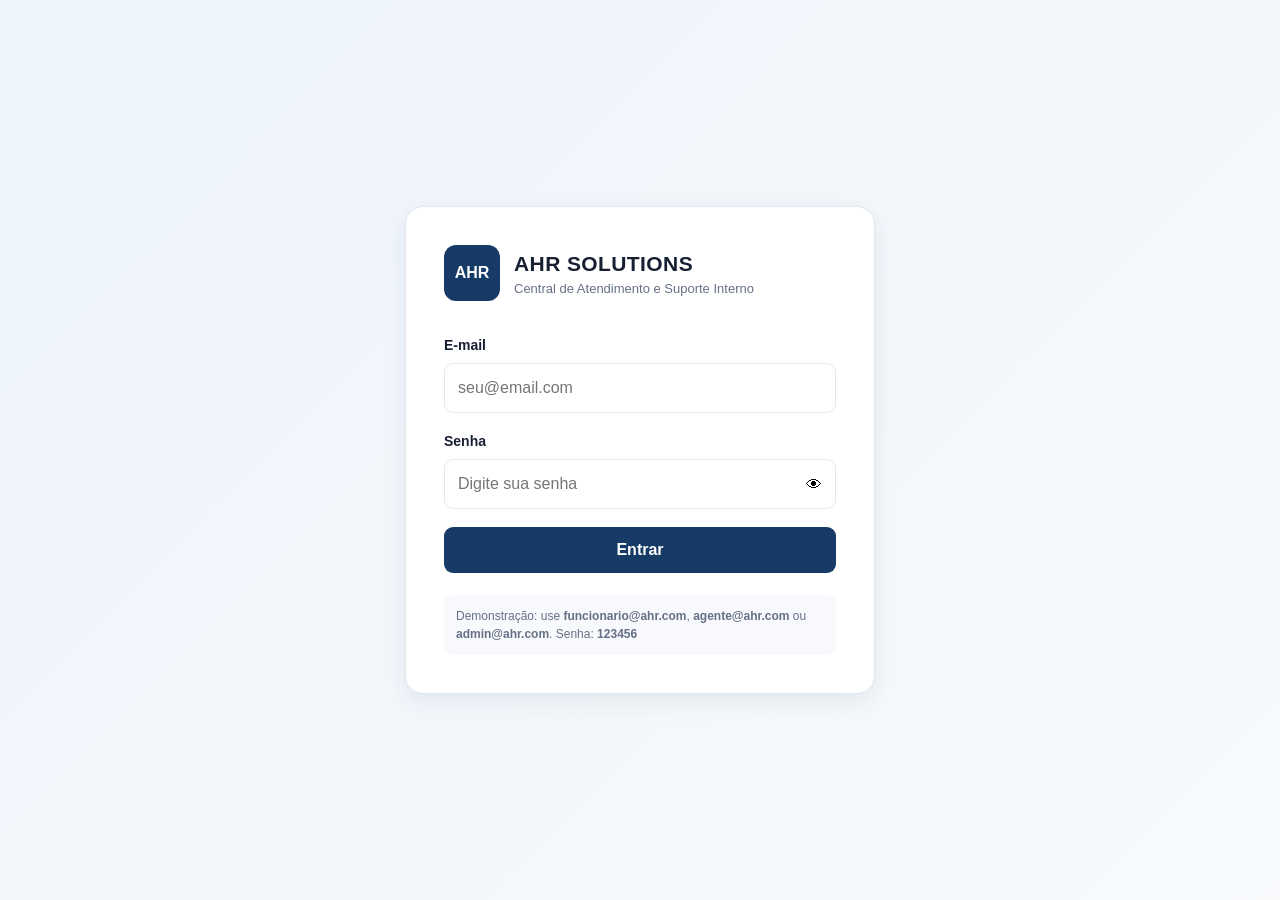
<file: AHR-Solutions/index.html>
<!DOCTYPE html>
<html lang="pt-BR">
<head>
  <meta charset="UTF-8">
  <meta name="viewport" content="width=device-width, initial-scale=1.0">
  <title>AHR Solutions | Login</title>
  <link rel="stylesheet" href="css/style.css">
  <link rel="stylesheet" href="css/responsive.css">
</head>
<body class="login-page">
  <main class="login-container">
    <section class="login-card">
      <div class="brand">
        <div class="brand-mark">AHR</div>
        <div>
          <h1>AHR SOLUTIONS</h1>
          <p>Central de Atendimento e Suporte Interno</p>
        </div>
      </div>

      <form id="loginForm" class="form">
        <div class="form-group">
          <label for="email">E-mail</label>
          <input type="email" id="email" placeholder="seu@email.com" required>
        </div>

        <div class="form-group">
          <label for="password">Senha</label>
          <div class="password-field">
            <input type="password" id="password" placeholder="Digite sua senha" required>
            <button type="button" class="password-toggle" id="togglePassword" aria-label="Mostrar senha">👁</button>
          </div>
        </div>

        <p id="loginError" class="form-error hidden">E-mail ou senha incorretos.</p>
        <button type="submit" class="btn btn-primary btn-full">Entrar</button>
      </form>

      <p class="demo-hint">
        Demonstração: use <strong>funcionario@ahr.com</strong>,
        <strong>agente@ahr.com</strong> ou <strong>admin@ahr.com</strong>.
        Senha: <strong>123456</strong>
      </p>
    </section>
  </main>
  <script src="js/app.js"></script>
  <script src="js/login.js"></script>
</body>
</html>
</file>
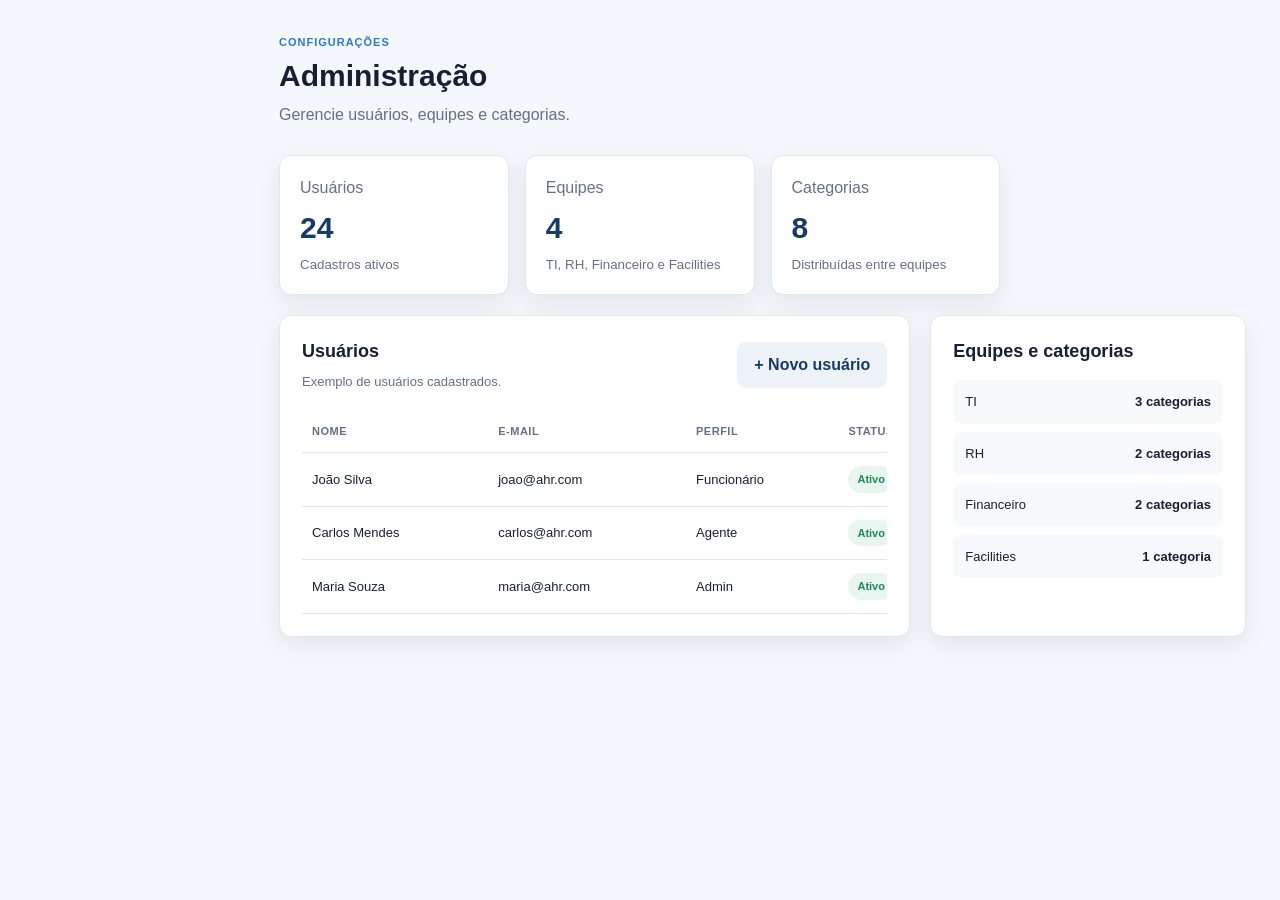
<file: AHR-Solutions/admin.html>
<!DOCTYPE html>
<html lang="pt-BR">
<head>
  <meta charset="UTF-8"><meta name="viewport" content="width=device-width, initial-scale=1.0">
  <title>AHR Solutions | Administração</title>
  <link rel="stylesheet" href="css/style.css"><link rel="stylesheet" href="css/responsive.css">
</head>
<body>
  <div id="appShell"></div>
  <main class="main-content">
    <header class="page-header"><div><p class="eyebrow">Configurações</p><h1>Administração</h1><p>Gerencie usuários, equipes e categorias.</p></div></header>
    <section class="stats-grid admin-stats">
      <article class="stat-card"><span>Usuários</span><strong>24</strong><small>Cadastros ativos</small></article>
      <article class="stat-card"><span>Equipes</span><strong>4</strong><small>TI, RH, Financeiro e Facilities</small></article>
      <article class="stat-card"><span>Categorias</span><strong>8</strong><small>Distribuídas entre equipes</small></article>
    </section>
    <section class="content-grid">
      <article class="card"><div class="section-heading"><div><h2>Usuários</h2><p>Exemplo de usuários cadastrados.</p></div><button class="btn btn-secondary" type="button">+ Novo usuário</button></div><div class="table-wrap"><table><thead><tr><th>Nome</th><th>E-mail</th><th>Perfil</th><th>Status</th></tr></thead><tbody><tr><td>João Silva</td><td>joao@ahr.com</td><td>Funcionário</td><td><span class="badge badge-success">Ativo</span></td></tr><tr><td>Carlos Mendes</td><td>carlos@ahr.com</td><td>Agente</td><td><span class="badge badge-success">Ativo</span></td></tr><tr><td>Maria Souza</td><td>maria@ahr.com</td><td>Admin</td><td><span class="badge badge-success">Ativo</span></td></tr></tbody></table></div></article>
      <article class="card"><h2>Equipes e categorias</h2><ul class="simple-list"><li><span>TI</span><strong>3 categorias</strong></li><li><span>RH</span><strong>2 categorias</strong></li><li><span>Financeiro</span><strong>2 categorias</strong></li><li><span>Facilities</span><strong>1 categoria</strong></li></ul></article>
    </section>
  </main>
  <script src="js/app.js"></script><script>requireLogin(); renderShell('admin');</script>
</body>
</html>
</file>
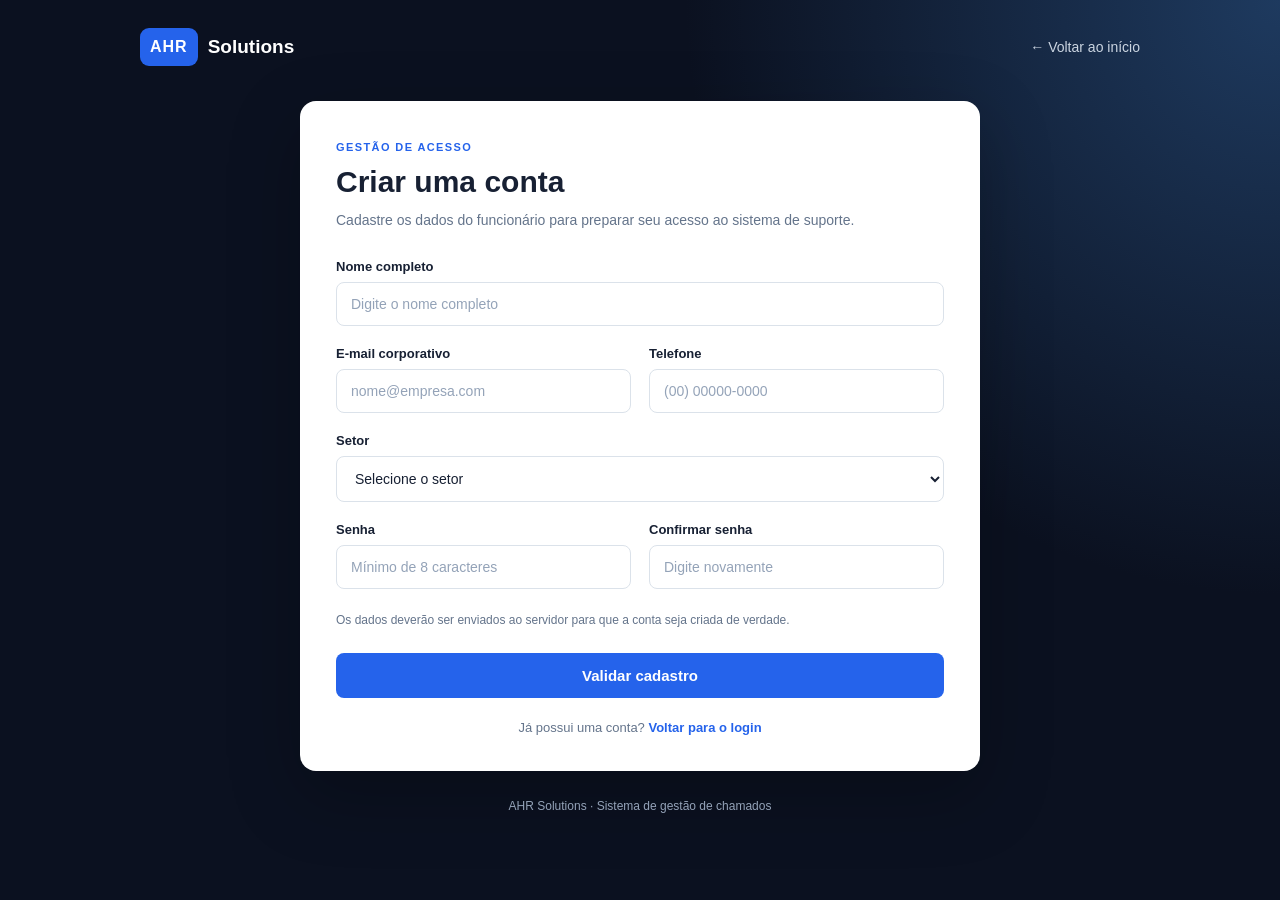
<file: AHR-Solutions/cadastro.html>
<!DOCTYPE html>
<html lang="pt-BR">
<head>
    <meta charset="UTF-8">
    <meta name="viewport" content="width=device-width, initial-scale=1.0">

    <title>Cadastro de Usuário | AHR Solutions</title>

    <!-- Estilos exclusivos da tela de cadastro -->
    <link rel="stylesheet" href="css/cadastro.css">

    <!-- Comportamento e validações do formulário -->
    <script src="js/cadastro.js" defer></script>
</head>

<body>
    <main class="pagina-cadastro">

        <header class="cabecalho">
            <a class="marca" href="index.html" aria-label="AHR Solutions - Início">
                <span class="marca-icone">AHR</span>
                <span class="marca-nome">Solutions</span>
            </a>

            <a class="link-voltar" href="index.html">
                ← Voltar ao início
            </a>
        </header>

        <!-- Área principal do formulário -->
        <section class="cartao-cadastro">

            <div class="introducao">
                <span class="etiqueta">GESTÃO DE ACESSO</span>

                <h1>Criar uma conta</h1>

                <p>
                    Cadastre os dados do funcionário para preparar
                    seu acesso ao sistema de suporte.
                </p>
            </div>

            <!-- Mensagens de sucesso ou erro -->
            <div
                id="mensagem"
                class="mensagem"
                role="status"
                aria-live="polite"
                hidden
            ></div>

            <form id="formCadastro">

                <div class="grupo-campo">
                    <label for="nome">Nome completo</label>
                    <input
                        type="text"
                        id="nome"
                        name="nome"
                        placeholder="Digite o nome completo"
                        autocomplete="name"
                        minlength="3"
                        maxlength="100"
                        required
                    >
                </div>

                <div class="linha-campos">
                    <div class="grupo-campo">
                        <label for="email">E-mail corporativo</label>
                        <input
                            type="email"
                            id="email"
                            name="email"
                            placeholder="nome@empresa.com"
                            autocomplete="email"
                            maxlength="150"
                            required
                        >
                    </div>

                    <div class="grupo-campo">
                        <label for="telefone">Telefone</label>
                        <input
                            type="tel"
                            id="telefone"
                            name="telefone"
                            placeholder="(00) 00000-0000"
                            autocomplete="tel"
                            maxlength="20"
                            required
                        >
                    </div>
                </div>

                <div class="grupo-campo">
                    <label for="setor">Setor</label>
                    <select id="setor" name="setor" required>
                        <option value="">Selecione o setor</option>
                        <option value="TI">Tecnologia da Informação</option>
                        <option value="RH">Recursos Humanos</option>
                        <option value="Financeiro">Financeiro</option>
                        <option value="Administrativo">Administrativo</option>
                        <option value="Atendimento">Atendimento</option>
                        <option value="Outro">Outro</option>
                    </select>
                </div>

                <div class="linha-campos">
                    <div class="grupo-campo">
                        <label for="senha">Senha</label>
                        <input
                            type="password"
                            id="senha"
                            name="senha"
                            placeholder="Mínimo de 8 caracteres"
                            autocomplete="new-password"
                            minlength="8"
                            maxlength="72"
                            required
                        >
                    </div>

                    <div class="grupo-campo">
                        <label for="confirmarSenha">Confirmar senha</label>
                        <input
                            type="password"
                            id="confirmarSenha"
                            name="confirmarSenha"
                            placeholder="Digite novamente"
                            autocomplete="new-password"
                            minlength="8"
                            maxlength="72"
                            required
                        >
                    </div>
                </div>

                <p class="aviso-seguranca">
                    Os dados deverão ser enviados ao servidor para
                    que a conta seja criada de verdade.
                </p>

                <button type="submit" id="botaoCadastrar">
                    Validar cadastro
                </button>

                <p class="rodape-formulario">
                    Já possui uma conta?
                    <a href="index.html">Voltar para o login</a>
                </p>

            </form>
        </section>

        <footer class="rodape">
            AHR Solutions · Sistema de gestão de chamados
        </footer>

    </main>
</body>
</html>
</file>
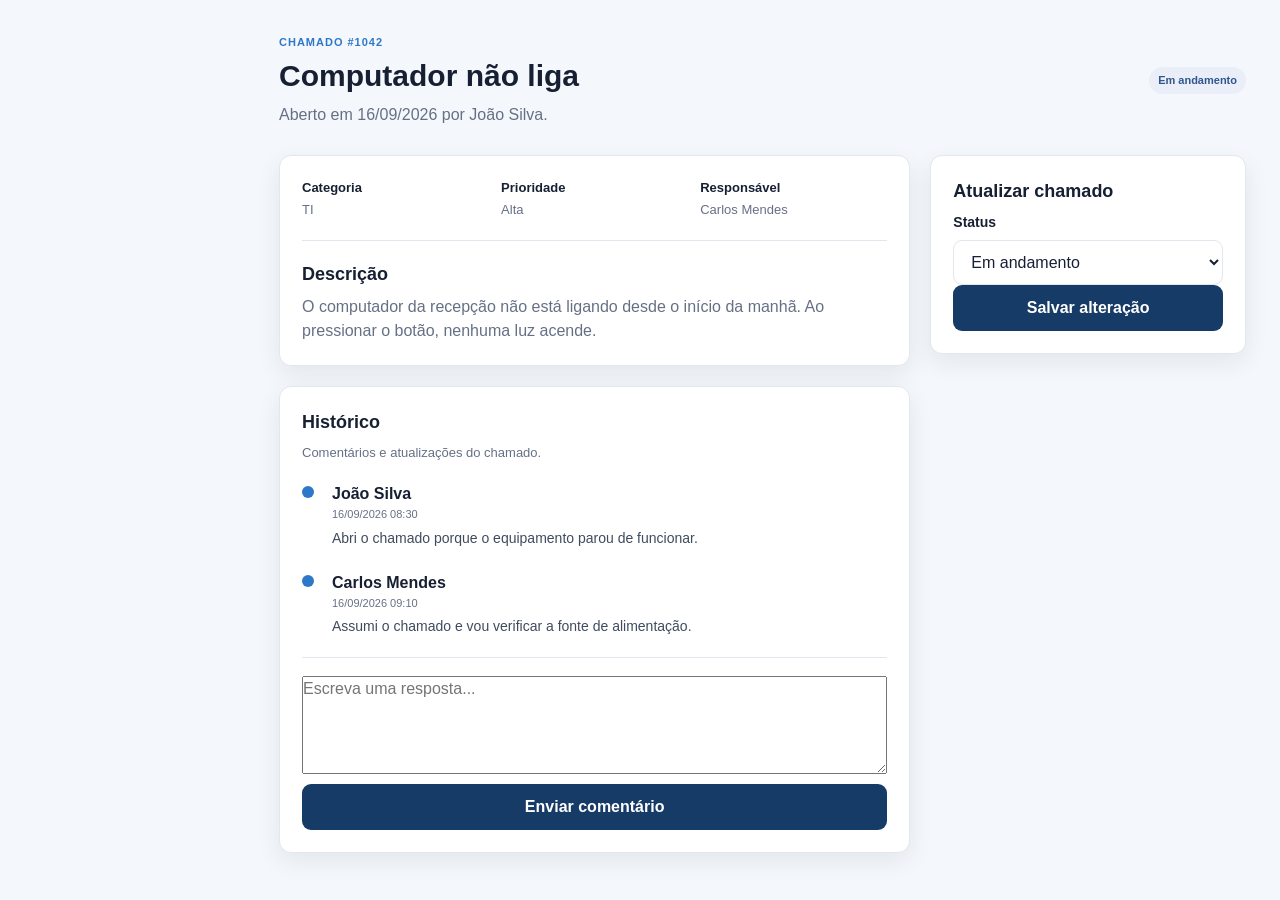
<file: AHR-Solutions/chamado.html>
<!DOCTYPE html>
<html lang="pt-BR">
<head>
  <meta charset="UTF-8"><meta name="viewport" content="width=device-width, initial-scale=1.0">
  <title>AHR Solutions | Detalhe do Chamado</title>
  <link rel="stylesheet" href="css/style.css"><link rel="stylesheet" href="css/responsive.css">
</head>
<body>
  <div id="appShell"></div>
  <main class="main-content">
    <header class="page-header"><div><p class="eyebrow">Chamado #1042</p><h1>Computador não liga</h1><p>Aberto em 16/09/2026 por João Silva.</p></div><span class="badge badge-progress">Em andamento</span></header>
    <section class="content-grid detail-grid">
      <div>
        <article class="card">
          <div class="ticket-meta"><span><strong>Categoria</strong> TI</span><span><strong>Prioridade</strong> Alta</span><span><strong>Responsável</strong> Carlos Mendes</span></div>
          <h2>Descrição</h2><p>O computador da recepção não está ligando desde o início da manhã. Ao pressionar o botão, nenhuma luz acende.</p>
        </article>
        <article class="card">
          <div class="section-heading"><div><h2>Histórico</h2><p>Comentários e atualizações do chamado.</p></div></div>
          <div class="timeline">
            <div class="timeline-item"><span class="timeline-dot"></span><div><strong>João Silva</strong><small>16/09/2026 08:30</small><p>Abri o chamado porque o equipamento parou de funcionar.</p></div></div>
            <div class="timeline-item"><span class="timeline-dot"></span><div><strong>Carlos Mendes</strong><small>16/09/2026 09:10</small><p>Assumi o chamado e vou verificar a fonte de alimentação.</p></div></div>
          </div>
          <form id="commentForm" class="comment-form"><textarea id="comment" rows="4" placeholder="Escreva uma resposta..."></textarea><button class="btn btn-primary">Enviar comentário</button></form>
        </article>
      </div>
      <aside class="card">
        <h2>Atualizar chamado</h2>
        <div class="form-group"><label for="status">Status</label><select id="status"><option>Aberto</option><option>Em análise</option><option selected>Em andamento</option><option>Aguardando solicitante</option><option>Resolvido</option><option>Fechado</option></select></div>
        <button id="saveStatus" class="btn btn-primary btn-full">Salvar alteração</button>
        <p id="statusMessage" class="success-message hidden">Status atualizado.</p>
      </aside>
    </section>
  </main>
  <script src="js/app.js"></script><script src="js/chamado.js"></script>
</body>
</html>
</file>
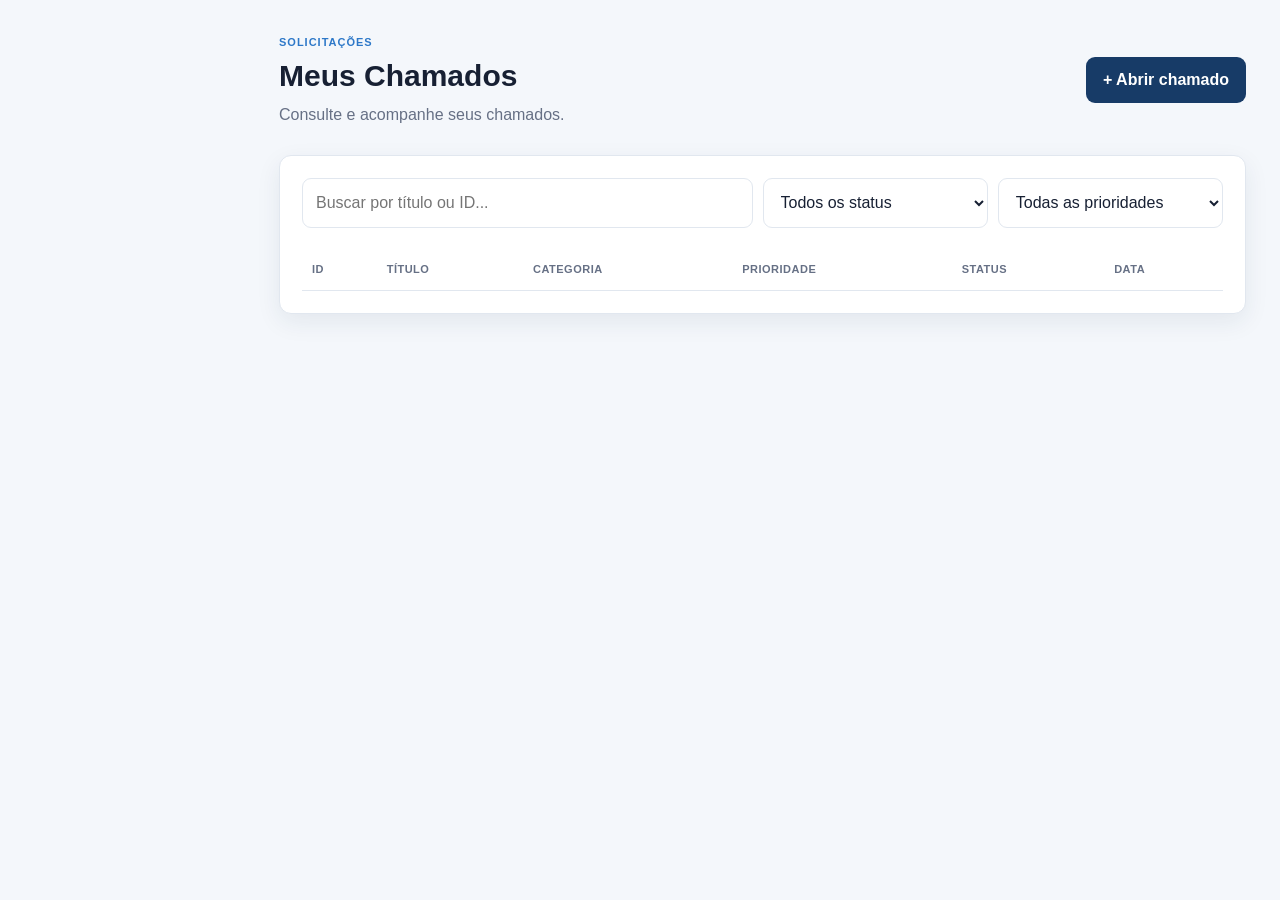
<file: AHR-Solutions/chamados.html>
<!DOCTYPE html>
<html lang="pt-BR">
<head>
  <meta charset="UTF-8"><meta name="viewport" content="width=device-width, initial-scale=1.0">
  <title>AHR Solutions | Meus Chamados</title>
  <link rel="stylesheet" href="css/style.css"><link rel="stylesheet" href="css/responsive.css">
</head>
<body>
  <div id="appShell"></div>
  <main class="main-content">
    <header class="page-header">
      <div><p class="eyebrow">Solicitações</p><h1>Meus Chamados</h1><p>Consulte e acompanhe seus chamados.</p></div>
      <a class="btn btn-primary" href="novo-chamado.html">+ Abrir chamado</a>
    </header>

    <section class="card">
      <div class="filters">
        <input id="searchTickets" type="search" placeholder="Buscar por título ou ID...">
        <select id="statusFilter"><option value="">Todos os status</option><option>Aberto</option><option>Em análise</option><option>Em andamento</option><option>Aguardando solicitante</option><option>Resolvido</option><option>Fechado</option></select>
        <select id="priorityFilter"><option value="">Todas as prioridades</option><option>Baixa</option><option>Média</option><option>Alta</option><option>Urgente</option></select>
      </div>
      <div class="table-wrap">
        <table><thead><tr><th>ID</th><th>Título</th><th>Categoria</th><th>Prioridade</th><th>Status</th><th>Data</th></tr></thead>
        <tbody id="ticketsTable"></tbody></table>
      </div>
    </section>
  </main>
  <script src="js/app.js"></script><script src="js/chamados.js"></script>
</body>
</html>
</file>
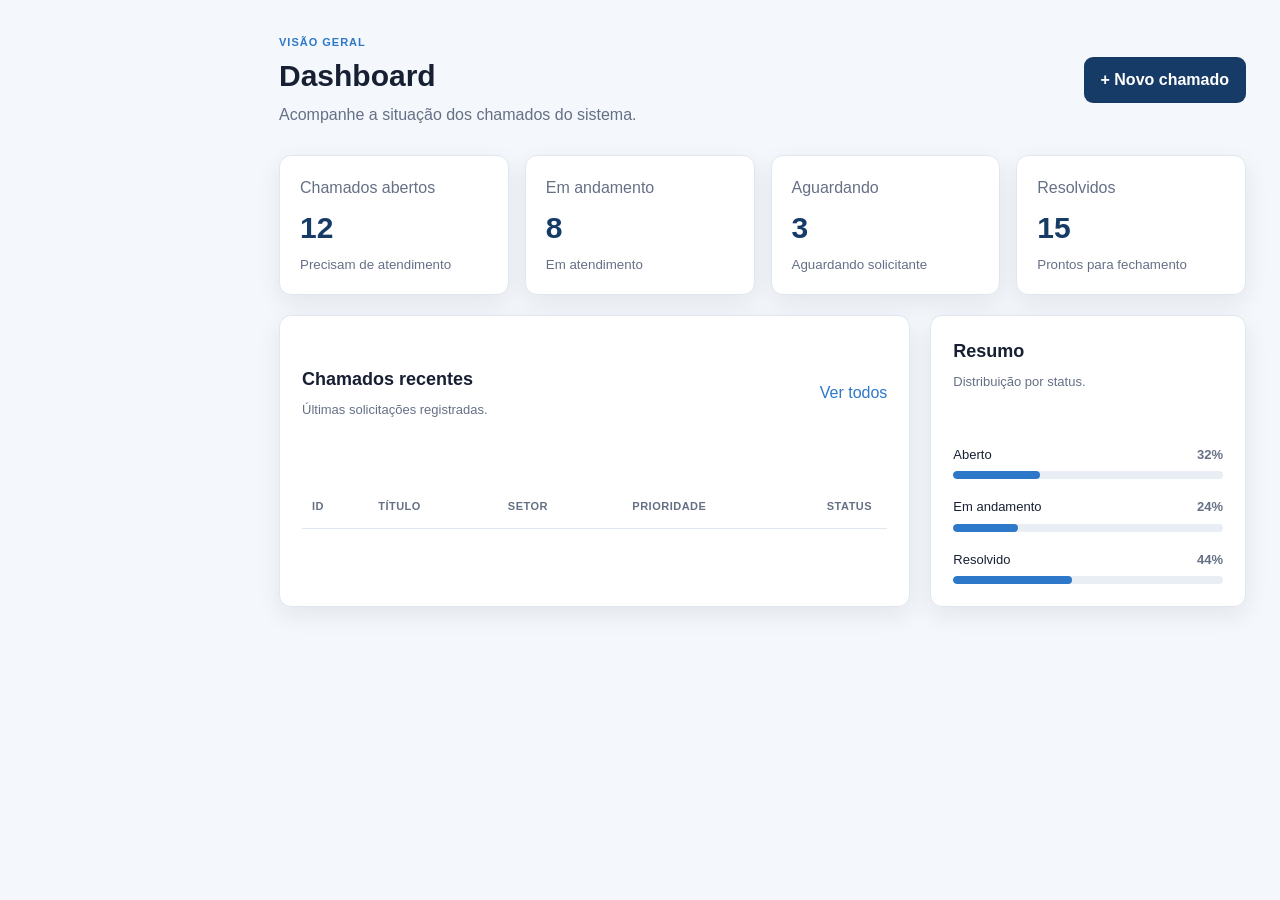
<file: AHR-Solutions/dashboard.html>
<!DOCTYPE html>
<html lang="pt-BR">
<head>
  <meta charset="UTF-8">
  <meta name="viewport" content="width=device-width, initial-scale=1.0">
  <title>AHR Solutions | Dashboard</title>
  <link rel="stylesheet" href="css/style.css">
  <link rel="stylesheet" href="css/responsive.css">
</head>
<body>
  <div id="appShell"></div>
  <main class="main-content">
    <header class="page-header">
      <div>
        <p class="eyebrow">Visão geral</p>
        <h1>Dashboard</h1>
        <p>Acompanhe a situação dos chamados do sistema.</p>
      </div>
      <a class="btn btn-primary" href="novo-chamado.html">+ Novo chamado</a>
    </header>

    <section class="stats-grid">
      <article class="stat-card"><span>Chamados abertos</span><strong id="statOpen">12</strong><small>Precisam de atendimento</small></article>
      <article class="stat-card"><span>Em andamento</span><strong id="statProgress">8</strong><small>Em atendimento</small></article>
      <article class="stat-card"><span>Aguardando</span><strong id="statWaiting">3</strong><small>Aguardando solicitante</small></article>
      <article class="stat-card"><span>Resolvidos</span><strong id="statResolved">15</strong><small>Prontos para fechamento</small></article>
    </section>

    <section class="content-grid">
      <div class="card">
        <div class="section-heading"><div><h2>Chamados recentes</h2><p>Últimas solicitações registradas.</p></div><a href="chamados.html">Ver todos</a></div>
        <div class="table-wrap">
          <table>
            <thead><tr><th>ID</th><th>Título</th><th>Setor</th><th>Prioridade</th><th>Status</th></tr></thead>
            <tbody id="recentTickets"></tbody>
          </table>
        </div>
      </div>

      <div class="card">
        <div class="section-heading"><div><h2>Resumo</h2><p>Distribuição por status.</p></div></div>
        <div class="progress-list">
          <div><div class="progress-label"><span>Aberto</span><strong>32%</strong></div><div class="progress"><i style="width:32%"></i></div></div>
          <div><div class="progress-label"><span>Em andamento</span><strong>24%</strong></div><div class="progress"><i style="width:24%"></i></div></div>
          <div><div class="progress-label"><span>Resolvido</span><strong>44%</strong></div><div class="progress"><i style="width:44%"></i></div></div>
        </div>
      </div>
    </section>
  </main>
  <script src="js/app.js"></script>
  <script src="js/dashboard.js"></script>
</body>
</html>
</file>
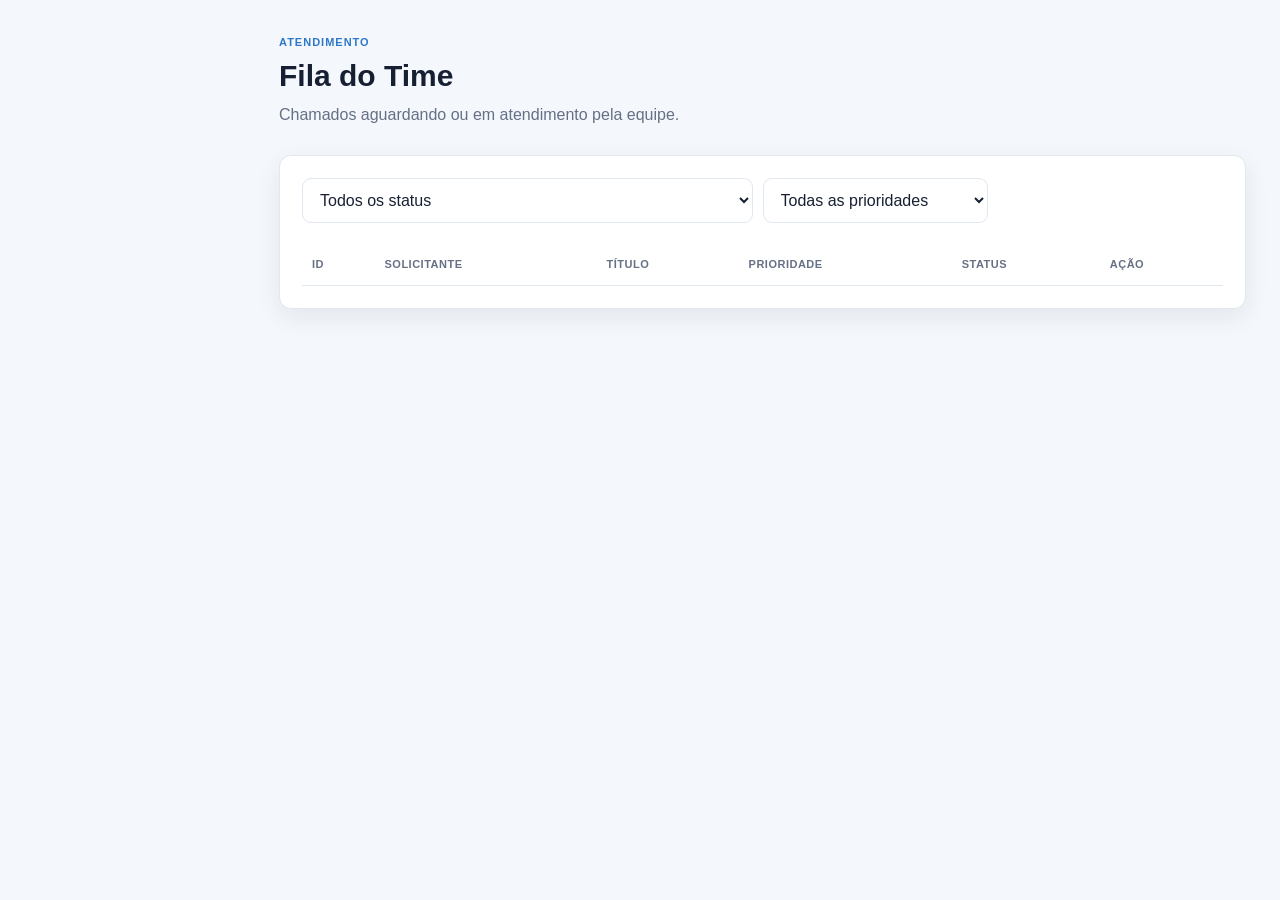
<file: AHR-Solutions/fila.html>
<!DOCTYPE html>
<html lang="pt-BR">
<head>
  <meta charset="UTF-8"><meta name="viewport" content="width=device-width, initial-scale=1.0">
  <title>AHR Solutions | Fila do Time</title>
  <link rel="stylesheet" href="css/style.css"><link rel="stylesheet" href="css/responsive.css">
</head>
<body>
  <div id="appShell"></div>
  <main class="main-content">
    <header class="page-header"><div><p class="eyebrow">Atendimento</p><h1>Fila do Time</h1><p>Chamados aguardando ou em atendimento pela equipe.</p></div></header>
    <section class="card">
      <div class="filters"><select id="queueStatus"><option value="">Todos os status</option><option>Aberto</option><option>Em análise</option><option>Em andamento</option><option>Aguardando solicitante</option></select><select id="queuePriority"><option value="">Todas as prioridades</option><option>Baixa</option><option>Média</option><option>Alta</option><option>Urgente</option></select></div>
      <div class="table-wrap"><table><thead><tr><th>ID</th><th>Solicitante</th><th>Título</th><th>Prioridade</th><th>Status</th><th>Ação</th></tr></thead><tbody id="queueTable"></tbody></table></div>
    </section>
  </main>
  <script src="js/app.js"></script><script src="js/fila.js"></script>
</body>
</html>
</file>
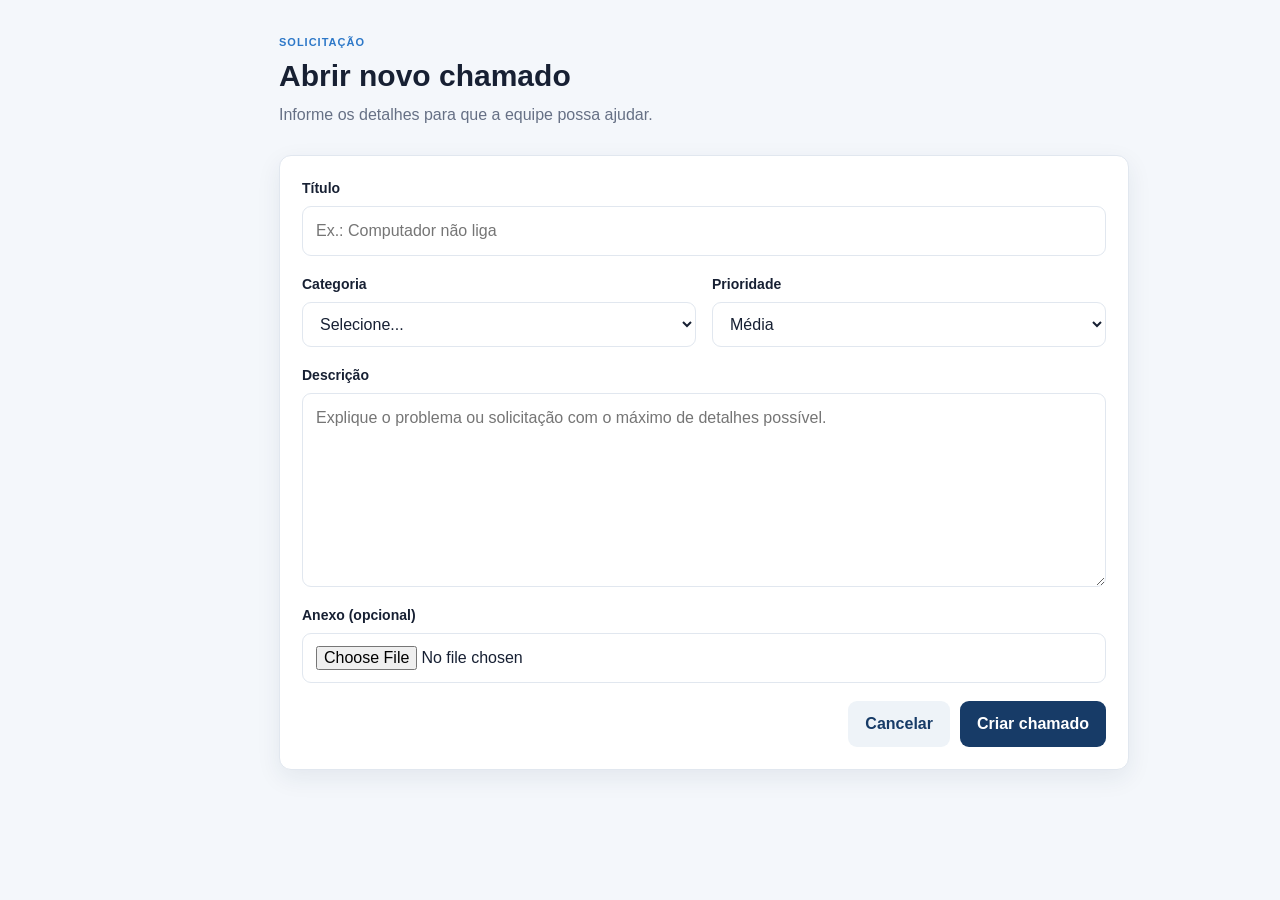
<file: AHR-Solutions/novo-chamado.html>
<!DOCTYPE html>
<html lang="pt-BR">

<head>
  <meta charset="UTF-8">
  <meta
    name="viewport"
    content="width=device-width, initial-scale=1.0"
  >

  <title>
    AHR Solutions | Novo Chamado
  </title>

  <link
    rel="stylesheet"
    href="css/style.css"
  >

  <link
    rel="stylesheet"
    href="css/responsive.css"
  >
</head>

<body>

  <div id="appShell"></div>

  <main class="main-content">

    <header class="page-header">

      <div>

        <p class="eyebrow">
          Solicitação
        </p>

        <h1>
          Abrir novo chamado
        </h1>

        <p>
          Informe os detalhes para que a equipe possa ajudar.
        </p>

      </div>

    </header>

    <section class="card form-card">

      <form
        id="newTicketForm"
        class="form"
      >

        <div class="form-group">

          <label for="title">
            Título
          </label>

          <input
            id="title"
            type="text"
            required
            maxlength="100"
            placeholder="Ex.: Computador não liga"
          >

        </div>

        <div class="form-grid">

          <div class="form-group">

            <label for="category">
              Categoria
            </label>

            <select
              id="category"
              required
            >

              <option value="">
                Selecione...
              </option>

              <optgroup label="TI">

                <option value="1">
                  Hardware
                </option>

                <option value="2">
                  Software
                </option>

                <option value="3">
                  Rede
                </option>

              </optgroup>

              <optgroup label="RH">

                <option value="4">
                  Documentação
                </option>

                <option value="5">
                  Benefícios
                </option>

              </optgroup>

              <optgroup label="Financeiro">

                <option value="6">
                  Pagamentos
                </option>

                <option value="7">
                  Reembolsos
                </option>

              </optgroup>

              <optgroup label="Facilities">

                <option value="8">
                  Manutenção
                </option>

              </optgroup>

            </select>

          </div>

          <div class="form-group">

            <label for="priority">
              Prioridade
            </label>

            <select
              id="priority"
              required
            >

              <option value="BAIXA">
                Baixa
              </option>

              <option
                value="MEDIA"
                selected
              >
                Média
              </option>

              <option value="ALTA">
                Alta
              </option>

              <option value="URGENTE">
                Urgente
              </option>

            </select>

          </div>

        </div>

        <div class="form-group">

          <label for="description">
            Descrição
          </label>

          <textarea
            id="description"
            rows="7"
            required
            placeholder="Explique o problema ou solicitação com o máximo de detalhes possível."
          ></textarea>

        </div>

        <div class="form-group">

          <label for="attachment">
            Anexo (opcional)
          </label>

          <input
            id="attachment"
            type="file"
          >

        </div>

        <p
          id="ticketSuccess"
          class="success-message hidden"
        >
          Chamado criado com sucesso!
        </p>

        <div class="form-actions">

          <a
            href="chamados.html"
            class="btn btn-secondary"
          >
            Cancelar
          </a>

          <button
            class="btn btn-primary"
            type="submit"
          >
            Criar chamado
          </button>

        </div>

      </form>

    </section>

  </main>

  <script src="js/app.js"></script>
  <script src="js/novo-chamado.js"></script>

</body>

</html>
</file>
<file: AHR-Solutions/css/style.css>
/* =========================================================
   AHR SOLUTIONS - ESTILO PRINCIPAL
   CSS puro e comentado para facilitar o estudo da equipe.
   ========================================================= */

:root {
  --primary: #173b67;
  --primary-dark: #0f2948;
  --accent: #2d78c8;
  --background: #f4f7fb;
  --surface: #ffffff;
  --text: #172033;
  --muted: #667085;
  --border: #e1e7ef;
  --success: #1f8a55;
  --warning: #b7791f;
  --danger: #c83d3d;
  --shadow: 0 8px 25px rgba(20, 45, 75, .08);
  --radius: 12px;
}

* { box-sizing: border-box; margin: 0; padding: 0; }
body { font-family: Arial, Helvetica, sans-serif; background: var(--background); color: var(--text); line-height: 1.5; }
a { color: var(--accent); text-decoration: none; }
button, input, select, textarea { font: inherit; }
button { cursor: pointer; }

.login-page { min-height: 100vh; display: grid; place-items: center; background: linear-gradient(135deg, #edf4fb, #f8fafc); }
.login-container { width: 100%; padding: 24px; }
.login-card { max-width: 470px; margin: auto; background: var(--surface); padding: 38px; border-radius: 18px; box-shadow: var(--shadow); border: 1px solid var(--border); }
.brand { display: flex; align-items: center; gap: 14px; margin-bottom: 34px; }
.brand-mark { width: 56px; height: 56px; display: grid; place-items: center; background: var(--primary); color: white; border-radius: 12px; font-weight: 800; }
.brand h1 { font-size: 21px; letter-spacing: .4px; }
.brand p { color: var(--muted); font-size: 13px; }

.form { display: grid; gap: 18px; }
.form-group { display: grid; gap: 7px; }
.form-group label { font-weight: 700; font-size: 14px; }
.form-group input, .form-group select, .form-group textarea, .filters input, .filters select {
  width: 100%; border: 1px solid var(--border); border-radius: 9px; padding: 12px 13px; background: #fff; color: var(--text); outline: none;
}
.form-group input:focus, .form-group select:focus, .form-group textarea:focus, .filters input:focus, .filters select:focus { border-color: var(--accent); box-shadow: 0 0 0 3px rgba(45,120,200,.1); }
.password-field { position: relative; }
.password-field input { padding-right: 45px; }
.password-toggle { position: absolute; right: 7px; top: 7px; border: 0; background: transparent; padding: 7px; }
.btn { display: inline-flex; align-items: center; justify-content: center; gap: 8px; border: 0; border-radius: 9px; padding: 11px 17px; font-weight: 700; transition: transform .15s, opacity .15s; }
.btn:hover { transform: translateY(-1px); }
.btn-primary { background: var(--primary); color: #fff; }
.btn-secondary { background: #eef3f8; color: var(--primary); }
.btn-full { width: 100%; }
.form-error { color: var(--danger); font-size: 13px; }
.demo-hint { margin-top: 22px; color: var(--muted); font-size: 12px; background: #f7f9fc; padding: 12px; border-radius: 8px; }
.hidden { display: none !important; }
.success-message { color: var(--success); background: #eaf7f0; border-radius: 8px; padding: 10px 12px; font-size: 14px; }

#appShell { position: fixed; inset: 0 auto 0 0; width: 245px; }
.sidebar { height: 100%; background: var(--primary); color: #fff; padding: 24px 16px; display: flex; flex-direction: column; }
.sidebar-brand { padding: 5px 10px 25px; border-bottom: 1px solid rgba(255,255,255,.12); }
.sidebar-brand strong { display: block; font-size: 19px; }
.sidebar-brand span { font-size: 11px; opacity: .72; }
.nav { display: grid; gap: 5px; margin-top: 22px; }
.nav a { color: rgba(255,255,255,.82); padding: 11px 12px; border-radius: 8px; font-size: 14px; }
.nav a:hover, .nav a.active { background: rgba(255,255,255,.12); color: #fff; }
.sidebar-bottom { margin-top: auto; border-top: 1px solid rgba(255,255,255,.12); padding-top: 15px; }
.user-box { padding: 10px 12px; }
.user-box strong { display: block; font-size: 14px; }
.user-box small { opacity: .7; }
.logout { width: 100%; margin-top: 8px; border: 1px solid rgba(255,255,255,.2); background: transparent; color: white; padding: 9px; border-radius: 8px; }

.main-content { margin-left: 245px; padding: 34px; min-height: 100vh; }
.page-header { display: flex; justify-content: space-between; align-items: center; gap: 20px; margin-bottom: 28px; }
.page-header h1 { font-size: 30px; margin: 2px 0 5px; }
.page-header p:not(.eyebrow) { color: var(--muted); }
.eyebrow { color: var(--accent); text-transform: uppercase; font-size: 11px; font-weight: 800; letter-spacing: 1px; }

.stats-grid { display: grid; grid-template-columns: repeat(4, 1fr); gap: 16px; margin-bottom: 20px; }
.stat-card, .card { background: var(--surface); border: 1px solid var(--border); border-radius: var(--radius); box-shadow: var(--shadow); }
.stat-card { padding: 20px; }
.stat-card span, .stat-card small { display: block; color: var(--muted); }
.stat-card strong { display: block; font-size: 30px; margin: 5px 0; color: var(--primary); }

.content-grid { display: grid; grid-template-columns: minmax(0, 2fr) minmax(280px, 1fr); gap: 20px; }
.detail-grid { align-items: start; }
.content-grid > div { display: grid; gap: 20px; }
.card { padding: 22px; }
.card h2 { font-size: 18px; margin-bottom: 7px; }
.card > p { color: var(--muted); }
.section-heading { display: flex; justify-content: space-between; align-items: center; gap: 12px; margin-bottom: 18px; }
.section-heading p { color: var(--muted); font-size: 13px; }

.table-wrap { overflow-x: auto; }
table { width: 100%; border-collapse: collapse; min-width: 650px; }
th, td { text-align: left; padding: 13px 10px; border-bottom: 1px solid var(--border); font-size: 13px; }
th { color: var(--muted); font-size: 11px; text-transform: uppercase; letter-spacing: .5px; }
tbody tr:hover { background: #fafcff; }

.badge { display: inline-block; padding: 5px 9px; border-radius: 999px; font-size: 11px; font-weight: 800; }
.badge-open { background: #eaf2fb; color: #28649b; }
.badge-progress { background: #e9eef9; color: #31558d; }
.badge-waiting { background: #fff5df; color: var(--warning); }
.badge-success { background: #e8f6ef; color: var(--success); }
.badge-danger { background: #fdecec; color: var(--danger); }
.priority-low { color: var(--success); }
.priority-medium { color: var(--warning); }
.priority-high, .priority-urgent { color: var(--danger); font-weight: 800; }

.filters { display: grid; grid-template-columns: 2fr 1fr 1fr; gap: 10px; margin-bottom: 20px; }
.form-grid { display: grid; grid-template-columns: 1fr 1fr; gap: 16px; }
.form-card { max-width: 850px; }
.form-actions { display: flex; justify-content: flex-end; gap: 10px; }
textarea { resize: vertical; }

.progress-list { display: grid; gap: 18px; margin-top: 15px; }
.progress-label { display: flex; justify-content: space-between; font-size: 13px; margin-bottom: 7px; }
.progress-label strong { color: var(--muted); }
.progress { height: 8px; background: #e9eef4; border-radius: 99px; overflow: hidden; }
.progress i { display: block; height: 100%; background: var(--accent); border-radius: inherit; }

.ticket-meta { display: grid; grid-template-columns: repeat(3, 1fr); gap: 12px; padding-bottom: 20px; margin-bottom: 20px; border-bottom: 1px solid var(--border); }
.ticket-meta span { color: var(--muted); font-size: 13px; }
.ticket-meta strong { display: block; color: var(--text); margin-bottom: 3px; }

.timeline { display: grid; gap: 22px; margin: 20px 0; }
.timeline-item { position: relative; display: grid; grid-template-columns: 18px 1fr; gap: 12px; }
.timeline-dot { width: 12px; height: 12px; margin-top: 4px; background: var(--accent); border-radius: 50%; }
.timeline-item small { display: block; color: var(--muted); font-size: 11px; }
.timeline-item p { margin-top: 5px; color: #3f4b5e; font-size: 14px; }
.comment-form { border-top: 1px solid var(--border); padding-top: 18px; display: grid; gap: 10px; }

.simple-list { list-style: none; display: grid; gap: 8px; margin-top: 15px; }
.simple-list li { display: flex; justify-content: space-between; padding: 12px; background: #f7f9fc; border-radius: 8px; font-size: 13px; }
</file>
<file: AHR-Solutions/css/responsive.css>
/* Regras para celular e telas menores */
@media (max-width: 1000px) {
  #appShell { position: static; width: 100%; }
  .sidebar { height: auto; }
  .nav { grid-template-columns: repeat(3, 1fr); }
  .sidebar-bottom { margin-top: 12px; }
  .main-content { margin-left: 0; padding: 24px; }
  .stats-grid { grid-template-columns: repeat(2, 1fr); }
  .content-grid { grid-template-columns: 1fr; }
}

@media (max-width: 650px) {
  .login-card { padding: 26px 20px; }
  .brand h1 { font-size: 18px; }
  .page-header { align-items: flex-start; flex-direction: column; }
  .page-header h1 { font-size: 25px; }
  .stats-grid { grid-template-columns: 1fr 1fr; gap: 10px; }
  .stat-card { padding: 15px; }
  .stat-card strong { font-size: 24px; }
  .nav { grid-template-columns: 1fr 1fr; }
  .filters, .form-grid, .ticket-meta { grid-template-columns: 1fr; }
  .main-content { padding: 18px 14px; }
  .card { padding: 16px; }
}
</file>
<file: AHR-Solutions/css/cadastro.css>
/* 1. Configurações gerais */
* {
    margin: 0;
    padding: 0;
    box-sizing: border-box;
}

:root {
    --cor-fundo: #0b1120;
    --cor-cartao: #ffffff;
    --cor-primaria: #2563eb;
    --cor-primaria-hover: #1d4ed8;
    --cor-texto: #172033;
    --cor-secundaria: #64748b;
    --cor-borda: #dbe2ea;
    --cor-sucesso: #166534;
    --cor-erro: #b91c1c;
}

body {
    min-height: 100vh;
    font-family: Arial, Helvetica, sans-serif;
    background:
        radial-gradient(
            circle at top right,
            #1e3a5f 0,
            transparent 38%
        ),
        var(--cor-fundo);
    color: var(--cor-texto);
}

/* 2. Organização da página */
.pagina-cadastro {
    min-height: 100vh;
    display: flex;
    flex-direction: column;
    align-items: center;
    padding: 28px 20px;
}

/* 3. Cabeçalho e marca */
.cabecalho {
    width: 100%;
    max-width: 1000px;
    display: flex;
    justify-content: space-between;
    align-items: center;
    margin-bottom: 35px;
    gap: 16px;
}

.marca {
    display: flex;
    align-items: center;
    gap: 10px;
    color: white;
    text-decoration: none;
}

.marca-icone {
    background: var(--cor-primaria);
    color: white;
    padding: 10px;
    border-radius: 9px;
    font-weight: bold;
    letter-spacing: 1px;
}

.marca-nome {
    font-size: 19px;
    font-weight: bold;
}

.link-voltar {
    color: #cbd5e1;
    text-decoration: none;
    font-size: 14px;
}

.link-voltar:hover {
    color: white;
}

/* 4. Cartão principal */
.cartao-cadastro {
    width: 100%;
    max-width: 680px;
    background: var(--cor-cartao);
    padding: 36px;
    border-radius: 16px;
    box-shadow: 0 24px 70px rgb(0 0 0 / 25%);
    animation: aparecer 0.45s ease-out;
}

/* Animação suave ao abrir a página */
@keyframes aparecer {
    from {
        opacity: 0;
        transform: translateY(12px);
    }

    to {
        opacity: 1;
        transform: translateY(0);
    }
}

/* 5. Título e introdução */
.introducao {
    margin-bottom: 28px;
}

.etiqueta {
    display: inline-block;
    color: var(--cor-primaria);
    font-size: 11px;
    font-weight: bold;
    letter-spacing: 1.4px;
    margin-bottom: 12px;
}

.introducao h1 {
    font-size: 30px;
    margin-bottom: 10px;
    color: var(--cor-texto);
}

.introducao p {
    color: var(--cor-secundaria);
    line-height: 1.6;
    font-size: 14px;
}

/* 6. Campos do formulário */
.linha-campos {
    display: grid;
    grid-template-columns: 1fr 1fr;
    gap: 18px;
}

.grupo-campo {
    display: flex;
    flex-direction: column;
    gap: 8px;
    margin-bottom: 20px;
}

.grupo-campo label {
    font-size: 13px;
    font-weight: bold;
    color: var(--cor-texto);
}

.grupo-campo input,
.grupo-campo select {
    width: 100%;
    min-width: 0;
    padding: 13px 14px;
    border: 1px solid var(--cor-borda);
    border-radius: 8px;
    background: #fff;
    color: var(--cor-texto);
    font-family: inherit;
    font-size: 14px;
    outline: none;
    transition: border-color 0.2s, box-shadow 0.2s;
}

.grupo-campo input::placeholder {
    color: #94a3b8;
}

.grupo-campo input:focus,
.grupo-campo select:focus {
    border-color: var(--cor-primaria);
    box-shadow: 0 0 0 3px rgb(37 99 235 / 12%);
}

/* 7. Mensagens de validação */
.mensagem {
    padding: 12px 14px;
    margin-bottom: 20px;
    border-radius: 8px;
    font-size: 14px;
    line-height: 1.5;
}

.mensagem[hidden] {
    display: none;
}

.mensagem.sucesso {
    color: var(--cor-sucesso);
    background: #dcfce7;
    border: 1px solid #bbf7d0;
}

.mensagem.erro {
    color: var(--cor-erro);
    background: #fee2e2;
    border: 1px solid #fecaca;
}

/* 8. Aviso de segurança */
.aviso-seguranca {
    color: var(--cor-secundaria);
    font-size: 12px;
    line-height: 1.6;
    margin: 2px 0 22px;
}

/* 9. Botão principal */
#botaoCadastrar {
    width: 100%;
    padding: 14px;
    border: none;
    border-radius: 8px;
    background: var(--cor-primaria);
    color: white;
    font-size: 15px;
    font-weight: bold;
    cursor: pointer;
    transition: background 0.2s, transform 0.2s;
}

#botaoCadastrar:hover {
    background: var(--cor-primaria-hover);
    transform: translateY(-1px);
}

#botaoCadastrar:focus-visible,
a:focus-visible {
    outline: 3px solid #93c5fd;
    outline-offset: 3px;
}

/* 10. Links e rodapé */
.rodape-formulario {
    text-align: center;
    margin-top: 22px;
    font-size: 13px;
    color: var(--cor-secundaria);
}

.rodape-formulario a {
    color: var(--cor-primaria);
    font-weight: bold;
    text-decoration: none;
}

.rodape-formulario a:hover {
    text-decoration: underline;
}

.rodape {
    color: #94a3b8;
    font-size: 12px;
    text-align: center;
    margin-top: 28px;
}

/* Respeita quem prefere menos animações */
@media (prefers-reduced-motion: reduce) {
    *,
    *::before,
    *::after {
        animation-duration: 0.01ms !important;
        transition-duration: 0.01ms !important;
    }
}
</file>
